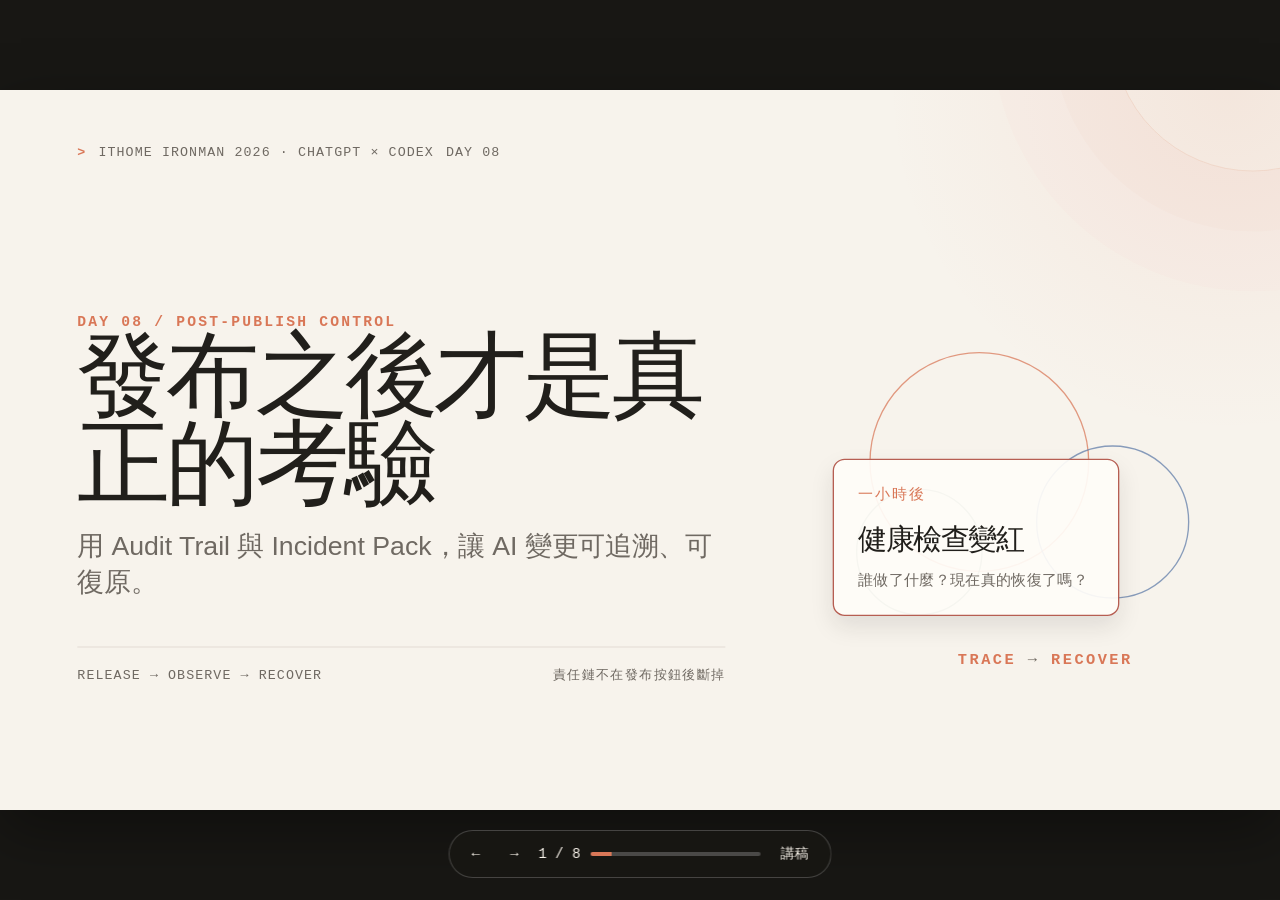
<file: day08/autocut-deck/index.html>
<!doctype html>
<html lang="zh-Hant">
<head>
  <meta charset="utf-8" />
  <meta name="viewport" content="width=device-width, initial-scale=1" />
  <meta name="color-scheme" content="light" />
  <meta name="description" content="Day 8：用 Audit Trail 與 Incident Pack 讓 AI 變更可追溯、可復原。" />
  <title>Day 8｜Audit Trail 與 Incident Pack</title>
  <link rel="stylesheet" href="theme.css" />
</head>
<body>
  <div class="deck-shell">
    <main id="deck" class="deck" aria-label="Day 8 Audit Trail and Incident Pack presentation" aria-live="polite">
      <section class="slide slide--cover" data-title="Cover" data-layout="editorial-cover" data-autocut-duration="19.871">
        <div class="topline"><span class="prompt-mark">&gt;</span><span>ITHOME IRONMAN 2026 · CHATGPT × CODEX</span><span>DAY 08</span></div>
        <div class="cover-grid">
          <div class="cover-copy">
            <p class="eyebrow">DAY 08 / POST-PUBLISH CONTROL</p>
            <h1>發布之後才是真正的考驗</h1>
            <p class="lede">用 Audit Trail 與 Incident Pack，讓 AI 變更可追溯、可復原。</p>
            <div class="cover-meta"><span>Release → Observe → Recover</span><span>責任鏈不在發布按鈕後斷掉</span></div>
          </div>
          <div class="incident-orbit" aria-label="Post-publish incident signal">
            <div class="orbit orbit-a"></div><div class="orbit orbit-b"></div><div class="orbit orbit-c"></div>
            <div class="signal-card"><span class="signal-kicker">一小時後</span><strong>健康檢查變紅</strong><small>誰做了什麼？現在真的恢復了嗎？</small></div>
            <div class="orbit-label">TRACE <span>→</span> RECOVER</div>
          </div>
        </div>
        <aside class="notes">版本發布出去，不代表事情結束。真正的考驗，往往是在一小時後：健康檢查變紅、使用者開始回報錯誤，但團隊還找不到完整的行動紀錄。Day 8 要把發布後的追蹤與復原，變成可以回看的證據。</aside>
      </section>

      <section class="slide" data-title="事故時間線" data-layout="incident-timeline" data-autocut-duration="22.300">
        <header class="slide-header"><p class="eyebrow">01 / THE INCIDENT</p><span class="mono-label">證據散落各處</span></header>
        <div class="title-row"><div><h2>紅燈出現，但現場沒有共同時間線。</h2><p class="body-copy">每個人都記得一小段；沒有人能還原全部。</p></div><span class="big-index">01</span></div>
        <div class="timeline" aria-label="Scattered incident evidence timeline">
          <div class="timeline-line"></div>
          <article class="timeline-node node-green"><span>09:12</span><strong>部署完成</strong><small>版本已出去</small></article>
          <article class="timeline-node node-red"><span>09:18</span><strong>健康檢查失敗</strong><small>監控亮紅燈</small></article>
          <article class="timeline-node node-orange"><span>09:21</span><strong>聊天室說回滾</strong><small>沒有正式事件</small></article>
          <article class="timeline-node node-blue"><span>09:29</span><strong>工單補描述</strong><small>時間已經落後</small></article>
          <article class="timeline-node node-muted"><span>?</span><strong>版本與核准人不明</strong><small>誰負責？</small></article>
        </div>
        <div class="warning-note"><span>問題</span> 沒有共同 change id，就很難回答「這次事故到底屬於哪個變更？」</div>
        <footer class="slide-footer"><span>post-publish / incident timeline</span><span>02</span></footer>
        <aside class="notes">想像一個很常見的情境：變更已經部署，監控卻在幾分鐘後亮起紅燈。有人在聊天室說「先回滾」，有人在工單補描述，還有人只記得自己做過檢查。事後回頭看，沒有人能快速回答：哪個版本、誰核准、何時開始、為什麼回滾。</aside>
      </section>

      <section class="slide" data-title="發布後流程" data-layout="lifecycle-flow" data-autocut-duration="23.845">
        <header class="slide-header"><p class="eyebrow">02 / THE CHAIN</p><span class="mono-label">同一個 CHANGE ID</span></header>
        <div class="title-row"><div><h2>把發布後流程串成一條責任鏈。</h2><p class="body-copy">重要動作都留下事件，按順序回讀。</p></div><span class="big-index">02</span></div>
        <div class="lifecycle" aria-label="Release to recovery lifecycle">
          <div class="life-step"><span class="life-dot dot-cyan">e1</span><strong>核准</strong><small>release approved</small></div>
          <div class="life-connector"></div>
          <div class="life-step"><span class="life-dot dot-blue">e2</span><strong>部署</strong><small>deployed</small></div>
          <div class="life-connector"></div>
          <div class="life-step"><span class="life-dot dot-orange">e3</span><strong>健康檢查</strong><small>failed</small></div>
          <div class="life-connector"></div>
          <div class="life-step"><span class="life-dot dot-red">e4</span><strong>事故</strong><small>opened</small></div>
          <div class="life-connector"></div>
          <div class="life-step"><span class="life-dot dot-orange">e5</span><strong>回滾</strong><small>started</small></div>
          <div class="life-connector"></div>
          <div class="life-step"><span class="life-dot dot-cyan">e6</span><strong>恢復</strong><small>resolved</small></div>
        </div>
        <div class="id-chip"><span>change_id</span><code>orders-export-20260811</code></div>
        <footer class="slide-footer"><span>post-publish / ordered evidence</span><span>03</span></footer>
        <aside class="notes">解法不是多寫一份報告，而是讓每一個重要動作都留下事件。從發布核准、部署、健康檢查，到事故開啟、回滾與恢復，全部使用同一個 change id 串起來。這條時間線，就是 Audit Trail，也就是可追溯的行動紀錄。</aside>
      </section>

      <section class="slide" data-title="Audit Trail" data-layout="jsonl-audit" data-autocut-duration="29.365">
        <header class="slide-header"><p class="eyebrow">03 / AUDIT TRAIL</p><span class="mono-label">APPEND-ONLY JSONL</span></header>
        <div class="title-row"><div><h2>只追加，不覆寫。</h2><p class="body-copy">每一筆事件都是可回讀的證據。</p></div><span class="big-index">03</span></div>
        <div class="audit-table" role="table" aria-label="Audit Trail events">
          <div class="audit-row audit-head"><span>event</span><span>type</span><span>time</span><span>change</span></div>
          <div class="audit-row"><b class="event-cyan">e1</b><code>release_approved</code><span>09:12</span><small>orders-export</small></div>
          <div class="audit-row"><b class="event-blue">e2</b><code>deployed</code><span>09:14</span><small>orders-export</small></div>
          <div class="audit-row"><b class="event-red">e3</b><code>health_check_failed</code><span>09:18</span><small>orders-export</small></div>
          <div class="audit-row"><b class="event-red">e4</b><code>incident_opened</code><span>09:20</span><small>orders-export</small></div>
          <div class="audit-row"><b class="event-orange">e5</b><code>rollback_started</code><span>09:23</span><small>orders-export</small></div>
          <div class="audit-row"><b class="event-cyan">e6</b><code>incident_resolved</code><span>09:29</span><small>orders-export</small></div>
        </div>
        <div class="rule-pills"><span class="pill-good">append-only ✓</span><span class="pill-bad">duplicate event id ✕</span><span class="pill-bad">mixed change id ✕</span></div>
        <footer class="slide-footer"><span>post-publish / immutable evidence</span><span>04</span></footer>
        <aside class="notes">在範例裡，Audit Trail 採用只追加、不覆寫的 JSONL。每筆事件都有 event id、時間、事件類型、變更 id 和證據。重複的 event id 會被拒絕，不同變更 id 混在同一條時間線也會被拒絕。這些限制，讓紀錄不會在事故後被悄悄改成另一個故事。</aside>
      </section>

      <section class="slide" data-title="Incident Pack" data-layout="handoff-pack" data-autocut-duration="24.508">
        <header class="slide-header"><p class="eyebrow">04 / INCIDENT PACK</p><span class="mono-label">HANDOFF WITHOUT GUESSING</span></header>
        <div class="title-row"><div><h2>事故交接，不靠「我記得」。</h2><p class="body-copy">把現場整理成下一個人能直接判斷的包。</p></div><span class="big-index">04</span></div>
        <div class="pack-grid">
          <article class="pack-card pack-cyan"><span class="pack-number">01</span><h3>發生什麼</h3><p>版本、時間、健康檢查與影響範圍。</p></article>
          <article class="pack-card pack-orange"><span class="pack-number">02</span><h3>誰做了什麼</h3><p>核准、部署、調查、回滾與責任人。</p></article>
          <article class="pack-card pack-blue"><span class="pack-number">03</span><h3>現在好了嗎</h3><p>resolved 事件、恢復證據與後續行動。</p></article>
        </div>
        <div class="pack-equation"><code>時間線</code><span>＋</span><code>證據</code><span>＋</span><code>目前狀態</code><span>＝</span><strong>Incident Pack</strong></div>
        <footer class="slide-footer"><span>post-publish / handoff pack</span><span>05</span></footer>
        <aside class="notes">發生事故時，Audit Trail 還要被整理成 Incident Pack。它回答三個問題：當下發生什麼、誰做了什麼、現在是否真的恢復。包含時間線、部署版本、健康檢查結果、回滾證據和目前狀態，讓接手的人不用重新猜測現場。</aside>
      </section>

      <section class="slide" data-title="Fail closed" data-layout="fail-closed" data-autocut-duration="29.807">
        <header class="slide-header"><p class="eyebrow">05 / FAIL-CLOSED</p><span class="mono-label">NO EVIDENCE · NO SUCCESS</span></header>
        <div class="title-row"><div><h2>不要用推測填補證據缺口。</h2><p class="body-copy">寧可 Blocked，也不要回報一個假的成功。</p></div><span class="big-index">05</span></div>
        <div class="gate-layout">
          <div class="gate-checks">
            <div class="gate-row gate-ok"><span>✓</span><strong>有 release_approved？</strong><code>繼續</code></div>
            <div class="gate-row gate-block"><span>×</span><strong>有 deployed？</strong><code>BLOCKED</code></div>
            <div class="gate-row gate-block"><span>×</span><strong>事故已 resolved？</strong><code>不回報成功</code></div>
            <div class="gate-row gate-ok"><span>✓</span><strong>change_id 一致？</strong><code>繼續</code></div>
          </div>
          <div class="blocked-card"><span class="blocked-kicker">FAIL-CLOSED OUTPUT</span><strong>BLOCKED</strong><p>AI 整理證據，但不能替人類發明證據。</p></div>
        </div>
        <footer class="slide-footer"><span>post-publish / rejection is evidence</span><span>06</span></footer>
        <aside class="notes">這裡最重要的是 fail-closed。缺少部署事件，直接阻擋；事故沒有 resolved 事件，不回報成功；混入不同 change id，也直接拒絕。AI 可以幫忙整理證據，但不能用推測填補缺口。寧可輸出 Blocked，也不要產生看起來漂亮、實際無法追責的成功訊息。</aside>
      </section>

      <section class="slide" data-title="測試證據" data-layout="proof-artifact" data-autocut-duration="30.027">
        <header class="slide-header"><p class="eyebrow">06 / PROOF ARTIFACT</p><span class="mono-label">TEST FIRST · VERIFIED OUTPUT</span></header>
        <div class="title-row"><div><h2>測試不是裝飾，是責任邊界。</h2><p class="body-copy">成功路徑與拒絕路徑，都要能重跑。</p></div><span class="big-index">06</span></div>
        <div class="proof-grid">
          <div class="terminal-card"><div class="terminal-bar"><span></span><span></span><span></span><code>example-incident-pack</code></div><pre><span class="prompt">$</span> python3 -m unittest -v
<span class="ok">✓ test_rollback_timeline</span>
<span class="ok">✓ test_unresolved_is_not_success</span>
<span class="ok">✓ test_missing_deploy_blocks</span>
<span class="ok">✓ test_mixed_change_id_rejected</span>
<span class="ok">✓ test_duplicate_event_id_rejected</span>

<span class="result">Ran 5 tests  /  OK</span></pre></div>
          <div class="result-card"><span class="result-kicker">fixture output</span><div><label>status</label><strong class="ok-text">resolved</strong></div><div><label>resolution</label><strong class="orange-text">rollback</strong></div><div><label>last_event</label><strong>e6</strong></div></div>
        </div>
        <footer class="slide-footer"><span>post-publish / reproducible evidence</span><span>07</span></footer>
        <aside class="notes">Day 8 範例先寫測試，再完成實作。測試涵蓋回滾事故時間線、未解決事故不得報成功、缺少部署事件、不同 change id，以及重複 event id。實際執行五項測試全部通過，fixture 也輸出 resolved 與 rollback。這就是可以交給下一個人的證據。</aside>
      </section>

      <section class="slide slide--closing" data-title="Close the loop" data-layout="editorial-close" data-autocut-duration="34.885">
        <header class="slide-header"><p class="eyebrow">07 / CLOSE THE LOOP</p><span class="mono-label">TRACE → RECOVER</span></header>
        <div class="close-copy"><h2>發布之後，才是真正的考驗。</h2><p class="close-lede">可追溯，才可復原。</p></div>
        <div class="responsibility-chain" aria-label="Responsibility chain from requirement to recovery">
          <span>需求</span><i>→</i><span>Context</span><i>→</i><span>執行</span><i>→</i><span>Verify</span><i>→</i><span>Deliver</span><i>→</i><span>Release</span><i>→</i><span class="chain-final">Recover</span>
        </div>
        <div class="close-equation"><code>Audit Trail</code><span>＋</span><code>Incident Pack</code><span>＋</span><code>fail-closed</code><span>＝</span><strong>責任鏈完成</strong></div>
        <div class="close-footer">ChatGPT × Codex：把每一次變更，留下下一次能接手的證據。</div>
        <aside class="notes">從需求、Context、執行、Verify、Deliver Pack，到 Release Gate，責任鏈不能在發布按鈕之後斷掉。Audit Trail 讓變更可追溯，Incident Pack 讓事故可交接，fail-closed 讓不完整證據不能冒充成功。發布不是終點；可追溯、可復原，才是這條鏈真正完成的地方。</aside>
      </section>
    </main>

    <nav class="deck-ui" aria-label="Deck controls">
      <button id="prevButton" type="button" aria-label="上一頁">←</button>
      <button id="nextButton" type="button" aria-label="下一頁">→</button>
      <span id="pageCounter">1 / 8</span>
      <div class="progress-track"><span id="progressBar"></span></div>
      <button id="notesButton" type="button">講稿</button>
    </nav>
    <aside id="notesPanel" class="notes-panel" hidden><button id="closeNotes" type="button">×</button><pre id="notesContent"></pre></aside>
  </div>
  <script src="slides.js"></script>
</body>
</html>
</file>
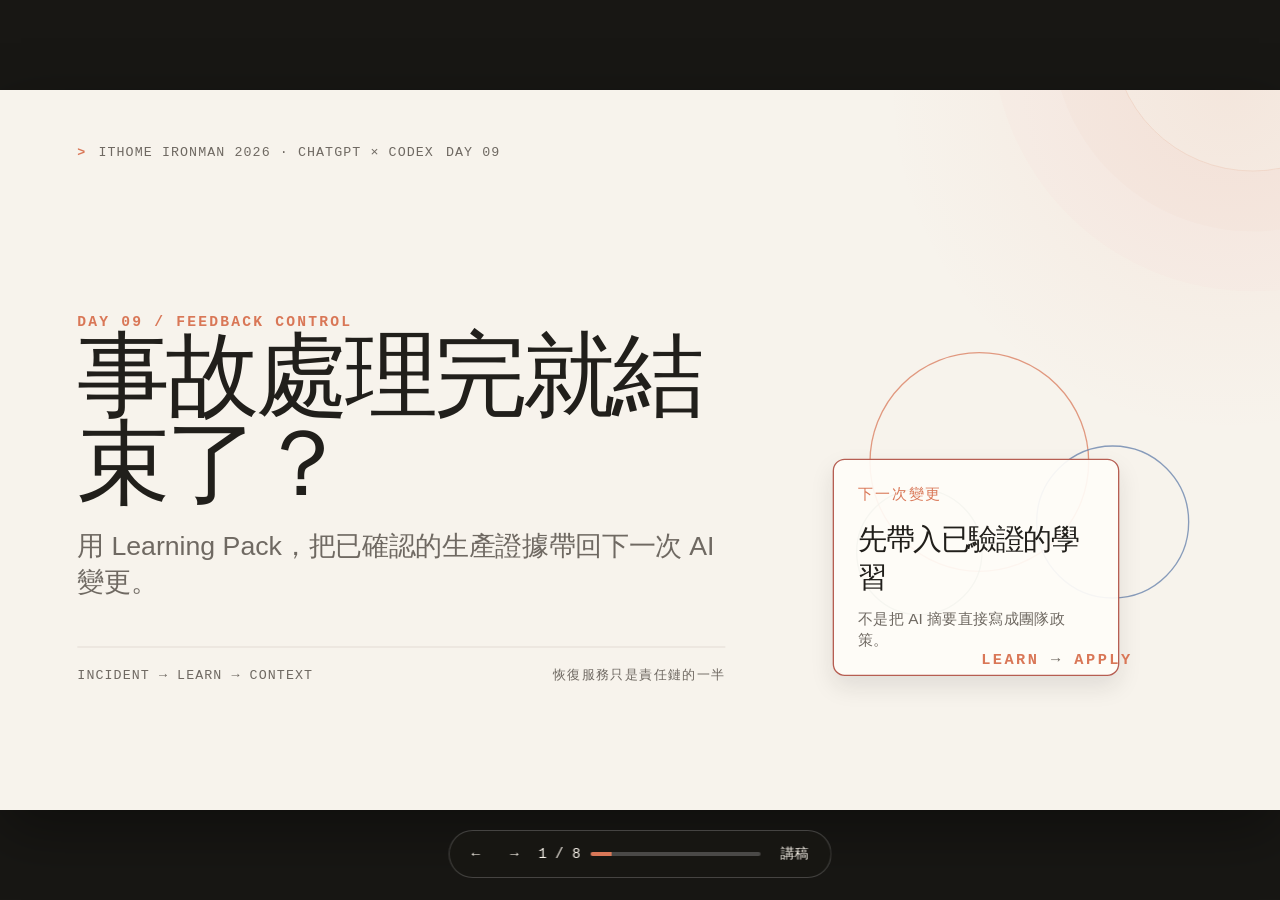
<file: day09/autocut-deck/index.html>
<!doctype html>
<html lang="zh-Hant">
<head>
  <meta charset="utf-8" />
  <meta name="viewport" content="width=device-width, initial-scale=1" />
  <meta name="color-scheme" content="light" />
  <meta name="description" content="Day 9：用 Learning Pack 把生產證據帶回下一次 AI 變更。" />
  <title>Day 9｜Learning Pack 與證據回流</title>
  <link rel="stylesheet" href="theme.css" />
</head>
<body>
  <div class="deck-shell">
    <main id="deck" class="deck" aria-label="Day 9 Learning Pack and evidence feedback presentation" aria-live="polite">
      <section class="slide slide--cover" data-title="Cover" data-layout="editorial-cover" data-geometry="full-bleed">
        <div class="topline"><span class="prompt-mark">&gt;</span><span>ITHOME IRONMAN 2026 · CHATGPT × CODEX</span><span>DAY 09</span></div>
        <div class="cover-grid">
          <div class="cover-copy">
            <p class="eyebrow">DAY 09 / FEEDBACK CONTROL</p>
            <h1>事故處理完就結束了？</h1>
            <p class="lede">用 Learning Pack，把已確認的生產證據帶回下一次 AI 變更。</p>
            <div class="cover-meta"><span>Incident → Learn → Context</span><span>恢復服務只是責任鏈的一半</span></div>
          </div>
          <div class="incident-orbit" aria-label="Evidence feedback loop">
            <div class="orbit orbit-a"></div><div class="orbit orbit-b"></div><div class="orbit orbit-c"></div>
            <div class="signal-card"><span class="signal-kicker">下一次變更</span><strong>先帶入已驗證的學習</strong><small>不是把 AI 摘要直接寫成團隊政策。</small></div>
            <div class="orbit-label">LEARN <span>→</span> APPLY</div>
          </div>
        </div>
        <aside class="notes">Day 8 處理了事故發生後的追蹤與復原，但服務恢復不代表團隊已經學會。Day 9 要把已確認的生產證據整理成 Learning Pack，經過人工核准後帶回下一次 AI 變更，避免每次事故都從零開始。</aside>
      </section>

      <section class="slide" data-title="事故之後" data-layout="timeline" data-geometry="linear-spine">
        <header class="slide-header"><p class="eyebrow">01 / THE GAP</p><span class="mono-label">RESOLVED ≠ LEARNED</span></header>
        <div class="title-row"><div><h2>事故解決了，但下一個 agent 不知道。</h2><p class="body-copy">Incident Pack 保住這次的事實；Learning Pack 才把可重用的規則交給下一次工作。</p></div><span class="big-index">01</span></div>
        <div class="timeline" aria-label="From incident resolution to next change">
          <div class="timeline-line"></div>
          <article class="timeline-node node-red"><span>09:18</span><strong>健康檢查失敗</strong><small>事故開始</small></article>
          <article class="timeline-node node-orange"><span>09:23</span><strong>回滾完成</strong><small>服務恢復</small></article>
          <article class="timeline-node node-blue"><span>09:40</span><strong>Incident Pack</strong><small>這次發生什麼</small></article>
          <article class="timeline-node node-green"><span>下一週</span><strong>Learning Pack</strong><small>下次要記得什麼</small></article>
          <article class="timeline-node node-muted"><span>Day 10</span><strong>新的 AI 變更</strong><small>是否真的帶入？</small></article>
        </div>
        <div class="warning-note"><span>缺口</span> 只保存事故結論，下一次 Context 仍然會遺失原本的證據。</div>
        <footer class="slide-footer"><span>feedback / from incident to learning</span><span>02</span></footer>
        <aside class="notes">想像訂單匯出事故已經回滾完成，Incident Pack 也標記 resolved。兩週後，新的 agent 要修改同一個服務，卻不知道上次事故告訴我們大檔案要交給背景 worker、回滾後要重新驗證。這就是恢復和學習之間的缺口。</aside>
      </section>

      <section class="slide" data-title="證據回流" data-layout="operating-loop" data-geometry="circular-loop">
        <header class="slide-header"><p class="eyebrow">02 / THE CHAIN</p><span class="mono-label">PROPOSED → APPROVED → APPLIED</span></header>
        <div class="title-row"><div><h2>把「學到了」變成一條可拒絕的流程。</h2><p class="body-copy">AI 可以提出候選學習；只有人類核准後，才能進入下一版 Context。</p></div><span class="big-index">02</span></div>
        <div class="lifecycle" aria-label="Learning feedback lifecycle">
          <div class="life-step"><span class="life-dot dot-cyan">e1</span><strong>事故已解決</strong><small>resolved</small></div>
          <div class="life-connector"></div>
          <div class="life-step"><span class="life-dot dot-blue">e2</span><strong>提煉學習</strong><small>proposed</small></div>
          <div class="life-connector"></div>
          <div class="life-step"><span class="life-dot dot-orange">e3</span><strong>人工 Review</strong><small>decision</small></div>
          <div class="life-connector"></div>
          <div class="life-step"><span class="life-dot dot-red">e4</span><strong>版本化</strong><small>approved</small></div>
          <div class="life-connector"></div>
          <div class="life-step"><span class="life-dot dot-cyan">e5</span><strong>套用 Context</strong><small>applied</small></div>
        </div>
        <div class="id-chip"><span>learning_id</span><code>learn-export-async-001</code></div>
        <footer class="slide-footer"><span>feedback / controlled knowledge</span><span>03</span></footer>
        <aside class="notes">Learning Pack 的重點不是自動產生一份漂亮摘要，而是保留 proposed、approved、applied 的狀態。AI 可以從事件與測試提出候選；人類確認證據、範圍與責任後，才把 learning id 版本化並套用到下一個 Context。</aside>
      </section>

      <section class="slide" data-title="Learning Pack" data-layout="evidence-claim" data-geometry="evidence-anchor">
        <header class="slide-header"><p class="eyebrow">03 / LEARNING PACK</p><span class="mono-label">EVIDENCE + SCOPE + OWNER</span></header>
        <div class="title-row"><div><h2>一筆學習，必須回得去。</h2><p class="body-copy">沒有來源、證據與適用範圍的句子，只是意見，不是可套用的規則。</p></div><span class="big-index">03</span></div>
        <div class="audit-table" role="table" aria-label="Learning Pack fields">
          <div class="audit-row audit-head"><span>field</span><span>value</span><span>why</span><span>state</span></div>
          <div class="audit-row"><b class="event-cyan">id</b><code>learn-export-async-001</code><span>可引用</span><small>stable</small></div>
          <div class="audit-row"><b class="event-blue">source</b><code>inc-20260811 / abc1234</code><span>回到事故</span><small>traceable</small></div>
          <div class="audit-row"><b class="event-orange">scope</b><code>services/export/**</code><span>限制污染</span><small>bounded</small></div>
          <div class="audit-row"><b class="event-red">owner</b><code>platform-owner</code><span>有人負責</span><small>owned</small></div>
          <div class="audit-row"><b class="event-cyan">status</b><code>approved</code><span>可套用</span><small>reviewed</small></div>
        </div>
        <div class="rule-pills"><span class="pill-good">evidence ✓</span><span class="pill-good">scope ✓</span><span class="pill-bad">無 owner ✕</span></div>
        <footer class="slide-footer"><span>feedback / reusable evidence</span><span>04</span></footer>
        <aside class="notes">一筆 Learning Pack 至少要有 learning id、原始 incident、change id、source commit、evidence refs、scope、owner 和 approval。這些欄位讓下一個人知道規則從哪裡來、適用在哪裡，以及誰對它負責。缺少其中一項，就不應該直接套用。</aside>
      </section>

      <section class="slide" data-title="Fail closed" data-layout="decision-path" data-geometry="branch-path">
        <header class="slide-header"><p class="eyebrow">04 / FAIL-CLOSED</p><span class="mono-label">NO APPROVAL · NO CONTEXT</span></header>
        <div class="title-row"><div><h2>不要讓 AI 摘要變成團隊政策。</h2><p class="body-copy">把不完整的學習留在 proposed，不能偷偷進入共享 Context。</p></div><span class="big-index">04</span></div>
        <div class="gate-layout">
          <div class="gate-checks">
            <div class="gate-row gate-ok"><span>✓</span><strong>事故 status 是 resolved？</strong><code>繼續</code></div>
            <div class="gate-row gate-ok"><span>✓</span><strong>有 evidence_refs 與 scope？</strong><code>繼續</code></div>
            <div class="gate-row gate-block"><span>×</span><strong>有人工 approved_by？</strong><code>BLOCKED</code></div>
            <div class="gate-row gate-block"><span>×</span><strong>跨 context_id 套用？</strong><code>拒絕</code></div>
          </div>
          <div class="blocked-card"><span class="blocked-kicker">FAIL-CLOSED OUTPUT</span><strong>PROPOSED</strong><p>AI 可以提案，但不能自己把提案升級成規則。</p></div>
        </div>
        <footer class="slide-footer"><span>feedback / approval boundary</span><span>05</span></footer>
        <aside class="notes">這裡延續前幾天的 fail-closed 原則。事故還沒 resolved、證據不完整、沒有人工核准，或 learning 與目前 Context 不同，都要阻擋。AI 可以整理候選內容，但不能自己核准自己的摘要，更不能把它直接寫進共享規則。</aside>
      </section>

      <section class="slide" data-title="套用規則" data-layout="comparison-matrix" data-geometry="matrix">
        <header class="slide-header"><p class="eyebrow">05 / APPLY SAFELY</p><span class="mono-label">IDEMPOTENT · BOUNDED</span></header>
        <div class="title-row"><div><h2>下一次工作只帶入對的學習。</h2><p class="body-copy">用 context id、scope 與 learning id，避免跨服務污染與重試重複。</p></div><span class="big-index">05</span></div>
        <div class="pack-grid">
          <article class="pack-card pack-cyan"><span class="pack-number">01</span><h3>對的 Context</h3><p><code>orders-export</code> 才能引用同一個 context 的學習。</p></article>
          <article class="pack-card pack-orange"><span class="pack-number">02</span><h3>對的範圍</h3><p><code>services/export/**</code> 不擴大成整個 Repository 的規則。</p></article>
          <article class="pack-card pack-blue"><span class="pack-number">03</span><h3>只加一次</h3><p>重跑 apply 仍然只保留一個 <code>learning_id</code>。</p></article>
        </div>
        <div class="pack-equation"><code>context_id</code><span>＋</span><code>scope</code><span>＋</span><code>idempotency</code><span>＝</span><strong>安全回流</strong></div>
        <footer class="slide-footer"><span>feedback / bounded application</span><span>06</span></footer>
        <aside class="notes">即使 Learning Pack 已核准，套用時仍然要檢查 context id 與適用範圍。這筆 orders-export 的學習不能套到 billing；服務內的規則也不能擴大成整個 Repository。最後用 learning id 做 idempotency key，讓 CI 或 agent 重試時不會重複加入。</aside>
      </section>

      <section class="slide" data-title="測試證據" data-layout="code-walkthrough" data-geometry="terminal-stage">
        <header class="slide-header"><p class="eyebrow">06 / PROOF ARTIFACT</p><span class="mono-label">TEST FIRST · VERIFIED OUTPUT</span></header>
        <div class="title-row"><div><h2>學習真的回流了嗎？用測試證明。</h2><p class="body-copy">成功路徑、拒絕路徑與重試行為，都要能重跑。</p></div><span class="big-index">06</span></div>
        <div class="proof-grid">
          <div class="terminal-card"><div class="terminal-bar"><span></span><span></span><span></span><code>example-learning-pack</code></div><pre><span class="prompt">$</span> python3 -m unittest -v
<span class="ok">✓ test_build_approved_pack</span>
<span class="ok">✓ test_open_incident_is_blocked</span>
<span class="ok">✓ test_cross_context_rejected</span>
<span class="ok">✓ test_missing_evidence_blocked</span>
<span class="ok">✓ test_apply_is_idempotent</span>

<span class="result">Ran 6 tests  /  OK</span></pre></div>
          <div class="result-card"><span class="result-kicker">fixture output</span><div><label>pack</label><strong class="ok-text">approved</strong></div><div><label>context</label><strong>orders-export</strong></div><div><label>learning_refs</label><strong class="orange-text">1</strong></div></div>
        </div>
        <footer class="slide-footer"><span>feedback / reproducible evidence</span><span>07</span></footer>
        <aside class="notes">Day 9 的範例用六項測試鎖住邊界：resolved incident 才能建立學習、缺少 evidence 或 scope 要阻擋、沒有人工核准不能套用、跨 Context 要拒絕，而同一個 learning id 重試兩次仍只加入一次。這讓「回流」不是口號，而是可以重跑的證據。</aside>
      </section>

      <section class="slide slide--closing" data-title="Close the loop" data-layout="closing-manifesto" data-geometry="dark-full-bleed">
        <header class="slide-header"><p class="eyebrow">07 / CLOSE THE LOOP</p><span class="mono-label">INCIDENT → LEARN → CONTEXT</span></header>
        <div class="close-copy"><h2>事故恢復是終點的一半。</h2><p class="close-lede">把證據帶回下一次變更，團隊才真的變可靠。</p></div>
        <div class="responsibility-chain" aria-label="Responsibility chain from incident to next change">
          <span>Incident</span><i>→</i><span>Evidence</span><i>→</i><span>Learning</span><i>→</i><span>Review</span><i>→</i><span>Context</span><i>→</i><span>Plan</span><i>→</i><span class="chain-final">Verify</span>
        </div>
        <div class="close-equation"><code>resolved</code><span>＋</span><code>approved</code><span>＋</span><code>idempotent</code><span>＝</span><strong>可回饋的責任鏈</strong></div>
        <div class="close-footer">ChatGPT × Codex：不只修好這次，也讓下一次少猜一點。</div>
        <aside class="notes">Day 8 的 Incident Pack 讓我們知道這次事故是否恢復；Day 9 的 Learning Pack 把已確認的證據帶回下一次 Context。只有 resolved、approved、有限範圍和 idempotent 套用都成立，責任鏈才完成回饋。ChatGPT 可以整理，Codex 可以在邊界內執行，人類仍然負責核准。</aside>
      </section>
    </main>

    <nav class="deck-ui" aria-label="Deck controls">
      <button id="prevButton" type="button" aria-label="上一頁">←</button>
      <button id="nextButton" type="button" aria-label="下一頁">→</button>
      <span id="pageCounter">1 / 8</span>
      <div class="progress-track"><span id="progressBar"></span></div>
      <button id="notesButton" type="button">講稿</button>
    </nav>
    <aside id="notesPanel" class="notes-panel" hidden><button id="closeNotes" type="button">×</button><pre id="notesContent"></pre></aside>
  </div>
  <script src="slides.js"></script>
</body>
</html>
</file>
<file: day08/autocut-deck/theme.css>
:root {
  --canvas: #f7f3ec;
  --surface: #fffdf9;
  --ink: #211f1b;
  --muted: #6f6962;
  --border: #d8d0c6;
  --accent: #d97757;
  --accent-soft: #f1d9cd;
  --success: #5e8065;
  --blue: #5d7ba8;
  --warning: #a56a32;
  --danger: #b65e52;
  --code: #27241f;
  --code-text: #f8f3ea;
  --font-display: ui-serif, "Iowan Old Style", "Palatino Linotype", Georgia, serif;
  --font-body: Inter, ui-sans-serif, -apple-system, BlinkMacSystemFont, "Segoe UI", sans-serif;
  --font-mono: "SFMono-Regular", Consolas, "Liberation Mono", Menlo, monospace;
  --deck-scale: 1;
  color-scheme: light;
  font-synthesis: none;
}
* { box-sizing: border-box; }
html, body { width: 100%; height: 100%; margin: 0; }
body { overflow: hidden; background: #181714; color: var(--ink); font-family: var(--font-body); -webkit-font-smoothing: antialiased; text-rendering: optimizeLegibility; }
button, code, pre { font: inherit; }
.deck-shell { position: fixed; inset: 0; overflow: hidden; }
.deck { position: absolute; left: 50%; top: 50%; width: 1920px; height: 1080px; overflow: hidden; transform: translate(-50%, -50%) scale(var(--deck-scale)); transform-origin: center; background: var(--canvas); box-shadow: 0 32px 90px rgb(0 0 0 / 36%); }
.slide { position: absolute; inset: 0; display: none; flex-direction: column; padding: 86px 116px 72px; overflow: hidden; background: radial-gradient(circle at 96% 0%, rgb(217 119 87 / 10%), transparent 24%), var(--canvas); }
.slide::before { content: ""; position: absolute; width: 420px; height: 420px; top: -300px; right: -170px; border: 1px solid rgb(217 119 87 / 24%); border-radius: 50%; box-shadow: 0 0 0 90px rgb(217 119 87 / 3%), 0 0 0 180px rgb(217 119 87 / 2%); pointer-events: none; }
.slide.is-active { display: flex; animation: page-in 360ms cubic-bezier(.2,.75,.25,1) both; }
.slide > * { position: relative; z-index: 1; }
.slide > .notes { display: none !important; }
@keyframes page-in { from { opacity: 0; transform: translateY(12px); } to { opacity: 1; transform: translateY(0); } }
@keyframes rise { from { opacity: 0; transform: translateY(18px); } to { opacity: 1; transform: translateY(0); } }
@keyframes draw { from { transform: scaleX(0); transform-origin: left; } to { transform: scaleX(1); transform-origin: left; } }
.slide.is-active .timeline-node, .slide.is-active .life-step, .slide.is-active .pack-card, .slide.is-active .gate-row { animation: rise 480ms both; }
.slide.is-active .timeline-node:nth-child(2), .slide.is-active .life-step:nth-child(2), .slide.is-active .pack-card:nth-child(2) { animation-delay: 110ms; }
.slide.is-active .timeline-node:nth-child(3), .slide.is-active .life-step:nth-child(3), .slide.is-active .pack-card:nth-child(3) { animation-delay: 220ms; }
.slide.is-active .timeline-node:nth-child(4), .slide.is-active .life-step:nth-child(4) { animation-delay: 330ms; }
.slide.is-active .timeline-node:nth-child(5), .slide.is-active .life-step:nth-child(5) { animation-delay: 440ms; }
.slide.is-active .timeline-node:nth-child(6), .slide.is-active .life-step:nth-child(6) { animation-delay: 550ms; }
.topline, .slide-header, .slide-footer, .cover-meta { display: flex; align-items: center; justify-content: space-between; font-family: var(--font-mono); font-size: 20px; letter-spacing: .08em; text-transform: uppercase; }
.topline, .slide-header { color: var(--muted); }
.topline { justify-content: flex-start; gap: 18px; }
.prompt-mark { color: var(--accent); font-weight: 700; }
.eyebrow, .mono-label, .signal-kicker, .pack-number, .result-kicker, .blocked-kicker { margin: 0; color: var(--accent); font-family: var(--font-mono); font-size: 22px; font-weight: 700; letter-spacing: .15em; text-transform: uppercase; }
.mono-label { color: var(--muted); font-weight: 500; }
.slide-header { min-height: 42px; }
.slide-footer { margin-top: auto; padding-top: 22px; border-top: 1px solid var(--border); color: var(--muted); font-size: 17px; }
h1, h2, h3, p { margin-top: 0; }
h1, h2, h3 { font-family: var(--font-display); font-weight: 600; letter-spacing: -.045em; }
h1 { max-width: 1150px; margin-bottom: 30px; font-size: 140px; line-height: .95; }
h2 { margin-bottom: 26px; font-size: 78px; line-height: 1.04; }
h3 { margin-bottom: 15px; font-size: 38px; line-height: 1.1; }
.body-copy { max-width: 920px; color: var(--muted); font-size: 31px; line-height: 1.45; }
.title-row { display: grid; grid-template-columns: 1fr 120px; gap: 60px; align-items: end; margin: 54px 0 48px; }
.title-row h2, .title-row p { margin-bottom: 0; }
.big-index { color: var(--accent); font: 700 42px/1 var(--font-mono); letter-spacing: .08em; text-align: right; }
.slide--cover { justify-content: space-between; padding-top: 82px; }
.cover-grid { display: grid; grid-template-columns: 1.18fr .82fr; align-items: center; gap: 40px; height: 760px; }
.cover-copy { padding-bottom: 30px; }
.lede { max-width: 1040px; margin: 0; color: var(--muted); font-size: 40px; line-height: 1.35; }
.cover-meta { margin-top: 70px; padding-top: 28px; border-top: 1px solid var(--border); color: var(--muted); }
.incident-orbit { position: relative; height: 610px; }
.orbit { position: absolute; border: 2px solid; border-radius: 50%; opacity: .72; }
.orbit-a { width: 330px; height: 330px; top: 70px; right: 170px; border-color: var(--accent); }
.orbit-b { width: 230px; height: 230px; top: 210px; right: 20px; border-color: var(--blue); }
.orbit-c { width: 190px; height: 190px; top: 275px; right: 330px; border-color: var(--success); }
.signal-card { position: absolute; top: 230px; right: 125px; width: 430px; padding: 36px; border: 2px solid var(--danger); border-radius: 18px; background: rgb(255 253 249 / 92%); box-shadow: 0 16px 35px rgb(33 31 27 / 10%); }
.signal-card strong { display: block; margin: 24px 0 16px; font-size: 43px; letter-spacing: -.04em; }
.signal-card small { color: var(--muted); font-size: 23px; line-height: 1.4; }
.orbit-label { position: absolute; right: 105px; bottom: 65px; color: var(--accent); font: 700 23px var(--font-mono); letter-spacing: .16em; }
.orbit-label span { color: var(--muted); }
.timeline { position: relative; display: grid; grid-template-columns: repeat(5, 1fr); align-items: start; gap: 30px; margin: 54px 0 58px; padding: 40px 28px 0; }
.timeline-line { position: absolute; left: 80px; right: 80px; top: 77px; height: 5px; background: var(--border); }
.timeline-node { position: relative; padding-top: 74px; text-align: center; }
.timeline-node::before { content: ""; position: absolute; top: 55px; left: calc(50% - 18px); width: 36px; height: 36px; border-radius: 50%; background: currentColor; box-shadow: 0 0 0 9px var(--canvas); }
.timeline-node span { display: block; margin-bottom: 18px; font: 700 23px var(--font-mono); }
.timeline-node strong { display: block; font-size: 28px; }
.timeline-node small { display: block; margin-top: 10px; color: var(--muted); font-size: 21px; }
.node-green { color: var(--success); }.node-red { color: var(--danger); }.node-orange { color: var(--warning); }.node-blue { color: var(--blue); }.node-muted { color: #9a948d; }
.warning-note { padding: 21px 28px; border: 1px solid var(--warning); border-radius: 12px; background: rgb(241 217 205 / 48%); color: var(--warning); font-size: 27px; }
.warning-note span { margin-right: 22px; font: 700 20px var(--font-mono); letter-spacing: .12em; }
.lifecycle { display: flex; align-items: center; justify-content: center; gap: 14px; margin: 64px 0 76px; }
.life-step { width: 205px; text-align: center; }.life-dot { display: inline-flex; align-items: center; justify-content: center; width: 86px; height: 86px; border-radius: 50%; color: #fffdf9; font: 700 25px var(--font-mono); }.dot-cyan { background: var(--success); }.dot-blue { background: var(--blue); }.dot-orange { background: var(--warning); }.dot-red { background: var(--danger); }
.life-step strong { display: block; margin-top: 20px; font-size: 28px; }.life-step small { display: block; margin-top: 8px; color: var(--muted); font: 18px var(--font-mono); }.life-connector { width: 65px; height: 2px; background: var(--border); }
.id-chip { display: flex; align-items: center; gap: 24px; width: fit-content; margin: 0 auto; padding: 18px 26px; border: 1px solid var(--success); border-radius: 10px; background: rgb(94 128 101 / 8%); color: var(--success); font-size: 23px; }.id-chip code { color: var(--ink); font-family: var(--font-mono); }
.audit-table { overflow: hidden; border: 1px solid var(--border); border-radius: 16px; background: var(--surface); }.audit-row { display: grid; grid-template-columns: 120px 1.7fr 180px 1fr; align-items: center; min-height: 68px; padding: 0 30px; border-bottom: 1px solid var(--border); font-size: 23px; }.audit-row:last-child { border-bottom: 0; }.audit-head { min-height: 48px; color: var(--muted); background: #f0ebe4; font: 18px var(--font-mono); letter-spacing: .08em; text-transform: uppercase; }.audit-row code { font-family: var(--font-mono); }.audit-row small { color: var(--muted); font: 17px var(--font-mono); }.event-cyan { color: var(--success); }.event-blue { color: var(--blue); }.event-red { color: var(--danger); }.event-orange { color: var(--warning); }.rule-pills { display: flex; gap: 18px; margin-top: 25px; }.rule-pills span { padding: 13px 20px; border-radius: 999px; font: 18px var(--font-mono); }.pill-good { color: var(--success); background: rgb(94 128 101 / 12%); }.pill-bad { color: var(--danger); background: rgb(182 94 82 / 10%); }
.pack-grid { display: grid; grid-template-columns: repeat(3, 1fr); gap: 30px; margin-top: 25px; }.pack-card { min-height: 315px; padding: 32px; border: 2px solid; border-radius: 16px; background: var(--surface); }.pack-card h3 { margin-top: 54px; }.pack-card p { max-width: 360px; color: var(--muted); font-size: 26px; line-height: 1.45; }.pack-cyan { border-color: var(--success); }.pack-orange { border-color: var(--warning); }.pack-blue { border-color: var(--blue); }.pack-number { color: inherit; }.pack-equation { display: flex; align-items: center; justify-content: center; gap: 18px; margin-top: 46px; color: var(--muted); font-size: 25px; }.pack-equation code { padding: 10px 15px; border-radius: 7px; color: var(--ink); background: #ece6de; font: 19px var(--font-mono); }.pack-equation strong { color: var(--accent); font: 700 22px var(--font-mono); }
.gate-layout { display: grid; grid-template-columns: 1.2fr .8fr; gap: 44px; align-items: center; margin-top: 22px; }.gate-checks { display: grid; gap: 18px; }.gate-row { display: grid; grid-template-columns: 54px 1fr 220px; align-items: center; min-height: 80px; padding: 0 24px; border: 2px solid; border-radius: 12px; background: var(--surface); }.gate-row span { font: 700 31px var(--font-mono); }.gate-row strong { font-size: 27px; }.gate-row code { text-align: right; font: 700 20px var(--font-mono); }.gate-ok { border-color: var(--success); color: var(--success); }.gate-block { border-color: var(--danger); color: var(--danger); }.gate-row strong { color: var(--ink); }.blocked-card { padding: 52px; border: 2px solid var(--danger); border-radius: 18px; background: rgb(182 94 82 / 9%); }.blocked-card strong { display: block; margin: 26px 0 20px; color: var(--danger); font: 700 60px var(--font-mono); }.blocked-card p { color: var(--muted); font-size: 24px; line-height: 1.45; }
.proof-grid { display: grid; grid-template-columns: 1.3fr .7fr; gap: 32px; margin-top: 28px; }.terminal-card { overflow: hidden; border-radius: 15px; background: var(--code); box-shadow: 0 18px 35px rgb(33 31 27 / 16%); }.terminal-bar { display: flex; align-items: center; gap: 9px; padding: 16px 22px; color: #c1b9ae; background: #332f29; font: 17px var(--font-mono); }.terminal-bar span { width: 12px; height: 12px; border-radius: 50%; background: #d97757; }.terminal-bar span:nth-child(2) { background: #e1ad67; }.terminal-bar span:nth-child(3) { background: #7fb08a; }.terminal-bar code { margin-left: 9px; }.terminal-card pre { min-height: 360px; margin: 0; padding: 30px; color: var(--code-text); font: 22px/1.6 var(--font-mono); white-space: pre-wrap; }.prompt { color: #e1ad67; }.ok, .result { color: #9fd2a7; }.result-card { display: flex; flex-direction: column; justify-content: space-between; padding: 32px; border: 2px solid var(--success); border-radius: 15px; background: var(--surface); }.result-card > div { display: flex; align-items: baseline; justify-content: space-between; border-bottom: 1px solid var(--border); padding: 20px 0; }.result-card label { color: var(--muted); font: 17px var(--font-mono); }.result-card strong { font: 700 29px var(--font-mono); }.ok-text { color: var(--success); }.orange-text { color: var(--warning); }
.slide--closing { background: radial-gradient(circle at 92% 15%, rgb(217 119 87 / 13%), transparent 24%), var(--canvas); }.close-copy { margin-top: 130px; }.close-lede { color: var(--accent); font-size: 56px; }.responsibility-chain { display: flex; align-items: center; justify-content: center; gap: 18px; margin: 105px 0 70px; color: var(--muted); font: 24px var(--font-mono); }.responsibility-chain span { padding: 15px 19px; border: 1px solid var(--border); border-radius: 9px; background: var(--surface); }.responsibility-chain i { color: var(--accent); font-style: normal; }.responsibility-chain .chain-final { border-color: var(--danger); color: var(--danger); }.close-equation { display: flex; align-items: center; justify-content: center; gap: 17px; color: var(--muted); font-size: 25px; }.close-equation code { padding: 11px 17px; border-radius: 8px; background: #ece6de; color: var(--ink); font: 18px var(--font-mono); }.close-equation strong { color: var(--success); font: 700 22px var(--font-mono); }.close-footer { margin-top: auto; padding-top: 23px; border-top: 1px solid var(--border); color: var(--muted); font-size: 22px; }
.deck-ui { position: fixed; left: 50%; bottom: 22px; z-index: 30; display: flex; align-items: center; gap: 10px; transform: translateX(-50%); padding: 8px 12px; border: 1px solid rgb(255 255 255 / 20%); border-radius: 999px; color: #f8f3ea; background: rgb(24 23 20 / 84%); backdrop-filter: blur(14px); font: 14px var(--font-mono); }.deck-ui button { border: 0; border-radius: 999px; padding: 6px 10px; color: inherit; background: transparent; cursor: pointer; }.deck-ui button:hover { background: rgb(255 255 255 / 13%); }.progress-track { width: 170px; height: 4px; overflow: hidden; border-radius: 999px; background: rgb(255 255 255 / 22%); }.progress-track span { display: block; width: 12.5%; height: 100%; background: var(--accent); transition: width 200ms ease; }.notes-panel { position: fixed; right: 22px; bottom: 80px; z-index: 40; width: 430px; max-height: 50vh; overflow: auto; padding: 24px; border: 1px solid var(--border); border-radius: 15px; background: var(--surface); box-shadow: 0 18px 45px rgb(0 0 0 / 20%); }.notes-panel button { float: right; border: 0; background: transparent; font-size: 25px; cursor: pointer; }.notes-panel pre { margin: 0; white-space: pre-wrap; color: var(--ink); font: 16px/1.6 var(--font-body); }.render-video .deck-ui, .render-video .notes-panel { display: none !important; }
@media (prefers-reduced-motion: reduce) { *, *::before, *::after { animation: none !important; transition: none !important; } }
</file>
<file: day09/autocut-deck/theme.css>
:root {
  --canvas: #f7f3ec;
  --surface: #fffdf9;
  --ink: #211f1b;
  --muted: #6f6962;
  --border: #d8d0c6;
  --accent: #d97757;
  --accent-soft: #f1d9cd;
  --success: #5e8065;
  --blue: #5d7ba8;
  --warning: #a56a32;
  --danger: #b65e52;
  --code: #27241f;
  --code-text: #f8f3ea;
  --font-display: ui-serif, "Iowan Old Style", "Palatino Linotype", Georgia, serif;
  --font-body: Inter, ui-sans-serif, -apple-system, BlinkMacSystemFont, "Segoe UI", sans-serif;
  --font-mono: "SFMono-Regular", Consolas, "Liberation Mono", Menlo, monospace;
  --deck-scale: 1;
  color-scheme: light;
  font-synthesis: none;
}
* { box-sizing: border-box; }
html, body { width: 100%; height: 100%; margin: 0; }
body { overflow: hidden; background: #181714; color: var(--ink); font-family: var(--font-body); -webkit-font-smoothing: antialiased; text-rendering: optimizeLegibility; }
button, code, pre { font: inherit; }
.deck-shell { position: fixed; inset: 0; overflow: hidden; }
.deck { position: absolute; left: 50%; top: 50%; width: 1920px; height: 1080px; overflow: hidden; transform: translate(-50%, -50%) scale(var(--deck-scale)); transform-origin: center; background: var(--canvas); box-shadow: 0 32px 90px rgb(0 0 0 / 36%); }
.slide { position: absolute; inset: 0; display: none; flex-direction: column; padding: 86px 116px 72px; overflow: hidden; background: radial-gradient(circle at 96% 0%, rgb(217 119 87 / 10%), transparent 24%), var(--canvas); }
.slide::before { content: ""; position: absolute; width: 420px; height: 420px; top: -300px; right: -170px; border: 1px solid rgb(217 119 87 / 24%); border-radius: 50%; box-shadow: 0 0 0 90px rgb(217 119 87 / 3%), 0 0 0 180px rgb(217 119 87 / 2%); pointer-events: none; }
.slide.is-active { display: flex; animation: page-in 360ms cubic-bezier(.2,.75,.25,1) both; }
.slide > * { position: relative; z-index: 1; }
.slide > .notes { display: none !important; }
@keyframes page-in { from { opacity: 0; transform: translateY(12px); } to { opacity: 1; transform: translateY(0); } }
@keyframes rise { from { opacity: 0; transform: translateY(18px); } to { opacity: 1; transform: translateY(0); } }
@keyframes draw { from { transform: scaleX(0); transform-origin: left; } to { transform: scaleX(1); transform-origin: left; } }
.slide.is-active .timeline-node, .slide.is-active .life-step, .slide.is-active .pack-card, .slide.is-active .gate-row { animation: rise 480ms both; }
.slide.is-active .timeline-node:nth-child(2), .slide.is-active .life-step:nth-child(2), .slide.is-active .pack-card:nth-child(2) { animation-delay: 110ms; }
.slide.is-active .timeline-node:nth-child(3), .slide.is-active .life-step:nth-child(3), .slide.is-active .pack-card:nth-child(3) { animation-delay: 220ms; }
.slide.is-active .timeline-node:nth-child(4), .slide.is-active .life-step:nth-child(4) { animation-delay: 330ms; }
.slide.is-active .timeline-node:nth-child(5), .slide.is-active .life-step:nth-child(5) { animation-delay: 440ms; }
.slide.is-active .timeline-node:nth-child(6), .slide.is-active .life-step:nth-child(6) { animation-delay: 550ms; }
.topline, .slide-header, .slide-footer, .cover-meta { display: flex; align-items: center; justify-content: space-between; font-family: var(--font-mono); font-size: 20px; letter-spacing: .08em; text-transform: uppercase; }
.topline, .slide-header { color: var(--muted); }
.topline { justify-content: flex-start; gap: 18px; }
.prompt-mark { color: var(--accent); font-weight: 700; }
.eyebrow, .mono-label, .signal-kicker, .pack-number, .result-kicker, .blocked-kicker { margin: 0; color: var(--accent); font-family: var(--font-mono); font-size: 22px; font-weight: 700; letter-spacing: .15em; text-transform: uppercase; }
.mono-label { color: var(--muted); font-weight: 500; }
.slide-header { min-height: 42px; }
.slide-footer { margin-top: auto; padding-top: 22px; border-top: 1px solid var(--border); color: var(--muted); font-size: 17px; }
h1, h2, h3, p { margin-top: 0; }
h1, h2, h3 { font-family: var(--font-display); font-weight: 600; letter-spacing: -.045em; }
h1 { max-width: 1150px; margin-bottom: 30px; font-size: 140px; line-height: .95; }
h2 { margin-bottom: 26px; font-size: 78px; line-height: 1.04; }
h3 { margin-bottom: 15px; font-size: 38px; line-height: 1.1; }
.body-copy { max-width: 920px; color: var(--muted); font-size: 31px; line-height: 1.45; }
.title-row { display: grid; grid-template-columns: 1fr 120px; gap: 60px; align-items: end; margin: 54px 0 48px; }
.title-row h2, .title-row p { margin-bottom: 0; }
.big-index { color: var(--accent); font: 700 42px/1 var(--font-mono); letter-spacing: .08em; text-align: right; }
.slide--cover { justify-content: space-between; padding-top: 82px; }
.cover-grid { display: grid; grid-template-columns: 1.18fr .82fr; align-items: center; gap: 40px; height: 760px; }
.cover-copy { padding-bottom: 30px; }
.lede { max-width: 1040px; margin: 0; color: var(--muted); font-size: 40px; line-height: 1.35; }
.cover-meta { margin-top: 70px; padding-top: 28px; border-top: 1px solid var(--border); color: var(--muted); }
.incident-orbit { position: relative; height: 610px; }
.orbit { position: absolute; border: 2px solid; border-radius: 50%; opacity: .72; }
.orbit-a { width: 330px; height: 330px; top: 70px; right: 170px; border-color: var(--accent); }
.orbit-b { width: 230px; height: 230px; top: 210px; right: 20px; border-color: var(--blue); }
.orbit-c { width: 190px; height: 190px; top: 275px; right: 330px; border-color: var(--success); }
.signal-card { position: absolute; top: 230px; right: 125px; width: 430px; padding: 36px; border: 2px solid var(--danger); border-radius: 18px; background: rgb(255 253 249 / 92%); box-shadow: 0 16px 35px rgb(33 31 27 / 10%); }
.signal-card strong { display: block; margin: 24px 0 16px; font-size: 43px; letter-spacing: -.04em; }
.signal-card small { color: var(--muted); font-size: 23px; line-height: 1.4; }
.orbit-label { position: absolute; right: 105px; bottom: 65px; color: var(--accent); font: 700 23px var(--font-mono); letter-spacing: .16em; }
.orbit-label span { color: var(--muted); }
.timeline { position: relative; display: grid; grid-template-columns: repeat(5, 1fr); align-items: start; gap: 30px; margin: 54px 0 58px; padding: 40px 28px 0; }
.timeline-line { position: absolute; left: 80px; right: 80px; top: 77px; height: 5px; background: var(--border); }
.timeline-node { position: relative; padding-top: 74px; text-align: center; }
.timeline-node::before { content: ""; position: absolute; top: 55px; left: calc(50% - 18px); width: 36px; height: 36px; border-radius: 50%; background: currentColor; box-shadow: 0 0 0 9px var(--canvas); }
.timeline-node span { display: block; margin-bottom: 18px; font: 700 23px var(--font-mono); }
.timeline-node strong { display: block; font-size: 28px; }
.timeline-node small { display: block; margin-top: 10px; color: var(--muted); font-size: 21px; }
.node-green { color: var(--success); }.node-red { color: var(--danger); }.node-orange { color: var(--warning); }.node-blue { color: var(--blue); }.node-muted { color: #9a948d; }
.warning-note { padding: 21px 28px; border: 1px solid var(--warning); border-radius: 12px; background: rgb(241 217 205 / 48%); color: var(--warning); font-size: 27px; }
.warning-note span { margin-right: 22px; font: 700 20px var(--font-mono); letter-spacing: .12em; }
.lifecycle { display: flex; align-items: center; justify-content: center; gap: 14px; margin: 64px 0 76px; }
.life-step { width: 205px; text-align: center; }.life-dot { display: inline-flex; align-items: center; justify-content: center; width: 86px; height: 86px; border-radius: 50%; color: #fffdf9; font: 700 25px var(--font-mono); }.dot-cyan { background: var(--success); }.dot-blue { background: var(--blue); }.dot-orange { background: var(--warning); }.dot-red { background: var(--danger); }
.life-step strong { display: block; margin-top: 20px; font-size: 28px; }.life-step small { display: block; margin-top: 8px; color: var(--muted); font: 18px var(--font-mono); }.life-connector { width: 65px; height: 2px; background: var(--border); }
.id-chip { display: flex; align-items: center; gap: 24px; width: fit-content; margin: 0 auto; padding: 18px 26px; border: 1px solid var(--success); border-radius: 10px; background: rgb(94 128 101 / 8%); color: var(--success); font-size: 23px; }.id-chip code { color: var(--ink); font-family: var(--font-mono); }
.audit-table { overflow: hidden; border: 1px solid var(--border); border-radius: 16px; background: var(--surface); }.audit-row { display: grid; grid-template-columns: 120px 1.7fr 180px 1fr; align-items: center; min-height: 68px; padding: 0 30px; border-bottom: 1px solid var(--border); font-size: 23px; }.audit-row:last-child { border-bottom: 0; }.audit-head { min-height: 48px; color: var(--muted); background: #f0ebe4; font: 18px var(--font-mono); letter-spacing: .08em; text-transform: uppercase; }.audit-row code { font-family: var(--font-mono); }.audit-row small { color: var(--muted); font: 17px var(--font-mono); }.event-cyan { color: var(--success); }.event-blue { color: var(--blue); }.event-red { color: var(--danger); }.event-orange { color: var(--warning); }.rule-pills { display: flex; gap: 18px; margin-top: 25px; }.rule-pills span { padding: 13px 20px; border-radius: 999px; font: 18px var(--font-mono); }.pill-good { color: var(--success); background: rgb(94 128 101 / 12%); }.pill-bad { color: var(--danger); background: rgb(182 94 82 / 10%); }
.pack-grid { display: grid; grid-template-columns: repeat(3, 1fr); gap: 30px; margin-top: 25px; }.pack-card { min-height: 315px; padding: 32px; border: 2px solid; border-radius: 16px; background: var(--surface); }.pack-card h3 { margin-top: 54px; }.pack-card p { max-width: 360px; color: var(--muted); font-size: 26px; line-height: 1.45; }.pack-cyan { border-color: var(--success); }.pack-orange { border-color: var(--warning); }.pack-blue { border-color: var(--blue); }.pack-number { color: inherit; }.pack-equation { display: flex; align-items: center; justify-content: center; gap: 18px; margin-top: 46px; color: var(--muted); font-size: 25px; }.pack-equation code { padding: 10px 15px; border-radius: 7px; color: var(--ink); background: #ece6de; font: 19px var(--font-mono); }.pack-equation strong { color: var(--accent); font: 700 22px var(--font-mono); }
.gate-layout { display: grid; grid-template-columns: 1.2fr .8fr; gap: 44px; align-items: center; margin-top: 22px; }.gate-checks { display: grid; gap: 18px; }.gate-row { display: grid; grid-template-columns: 54px 1fr 220px; align-items: center; min-height: 80px; padding: 0 24px; border: 2px solid; border-radius: 12px; background: var(--surface); }.gate-row span { font: 700 31px var(--font-mono); }.gate-row strong { font-size: 27px; }.gate-row code { text-align: right; font: 700 20px var(--font-mono); }.gate-ok { border-color: var(--success); color: var(--success); }.gate-block { border-color: var(--danger); color: var(--danger); }.gate-row strong { color: var(--ink); }.blocked-card { padding: 52px; border: 2px solid var(--danger); border-radius: 18px; background: rgb(182 94 82 / 9%); }.blocked-card strong { display: block; margin: 26px 0 20px; color: var(--danger); font: 700 60px var(--font-mono); }.blocked-card p { color: var(--muted); font-size: 24px; line-height: 1.45; }
.proof-grid { display: grid; grid-template-columns: 1.3fr .7fr; gap: 32px; margin-top: 28px; }.terminal-card { overflow: hidden; border-radius: 15px; background: var(--code); box-shadow: 0 18px 35px rgb(33 31 27 / 16%); }.terminal-bar { display: flex; align-items: center; gap: 9px; padding: 16px 22px; color: #c1b9ae; background: #332f29; font: 17px var(--font-mono); }.terminal-bar span { width: 12px; height: 12px; border-radius: 50%; background: #d97757; }.terminal-bar span:nth-child(2) { background: #e1ad67; }.terminal-bar span:nth-child(3) { background: #7fb08a; }.terminal-bar code { margin-left: 9px; }.terminal-card pre { min-height: 360px; margin: 0; padding: 30px; color: var(--code-text); font: 22px/1.6 var(--font-mono); white-space: pre-wrap; }.prompt { color: #e1ad67; }.ok, .result { color: #9fd2a7; }.result-card { display: flex; flex-direction: column; justify-content: space-between; padding: 32px; border: 2px solid var(--success); border-radius: 15px; background: var(--surface); }.result-card > div { display: flex; align-items: baseline; justify-content: space-between; border-bottom: 1px solid var(--border); padding: 20px 0; }.result-card label { color: var(--muted); font: 17px var(--font-mono); }.result-card strong { font: 700 29px var(--font-mono); }.ok-text { color: var(--success); }.orange-text { color: var(--warning); }
.slide--closing { background: radial-gradient(circle at 92% 15%, rgb(217 119 87 / 13%), transparent 24%), var(--canvas); }.close-copy { margin-top: 130px; }.close-lede { color: var(--accent); font-size: 56px; }.responsibility-chain { display: flex; align-items: center; justify-content: center; gap: 18px; margin: 105px 0 70px; color: var(--muted); font: 24px var(--font-mono); }.responsibility-chain span { padding: 15px 19px; border: 1px solid var(--border); border-radius: 9px; background: var(--surface); }.responsibility-chain i { color: var(--accent); font-style: normal; }.responsibility-chain .chain-final { border-color: var(--danger); color: var(--danger); }.close-equation { display: flex; align-items: center; justify-content: center; gap: 17px; color: var(--muted); font-size: 25px; }.close-equation code { padding: 11px 17px; border-radius: 8px; background: #ece6de; color: var(--ink); font: 18px var(--font-mono); }.close-equation strong { color: var(--success); font: 700 22px var(--font-mono); }.close-footer { margin-top: auto; padding-top: 23px; border-top: 1px solid var(--border); color: var(--muted); font-size: 22px; }
.deck-ui { position: fixed; left: 50%; bottom: 22px; z-index: 30; display: flex; align-items: center; gap: 10px; transform: translateX(-50%); padding: 8px 12px; border: 1px solid rgb(255 255 255 / 20%); border-radius: 999px; color: #f8f3ea; background: rgb(24 23 20 / 84%); backdrop-filter: blur(14px); font: 14px var(--font-mono); }.deck-ui button { border: 0; border-radius: 999px; padding: 6px 10px; color: inherit; background: transparent; cursor: pointer; }.deck-ui button:hover { background: rgb(255 255 255 / 13%); }.progress-track { width: 170px; height: 4px; overflow: hidden; border-radius: 999px; background: rgb(255 255 255 / 22%); }.progress-track span { display: block; width: 12.5%; height: 100%; background: var(--accent); transition: width 200ms ease; }.notes-panel { position: fixed; right: 22px; bottom: 80px; z-index: 40; width: 430px; max-height: 50vh; overflow: auto; padding: 24px; border: 1px solid var(--border); border-radius: 15px; background: var(--surface); box-shadow: 0 18px 45px rgb(0 0 0 / 20%); }.notes-panel button { float: right; border: 0; background: transparent; font-size: 25px; cursor: pointer; }.notes-panel pre { margin: 0; white-space: pre-wrap; color: var(--ink); font: 16px/1.6 var(--font-body); }.render-video .deck-ui, .render-video .notes-panel { display: none !important; }
@media (prefers-reduced-motion: reduce) { *, *::before, *::after { animation: none !important; transition: none !important; } }
@media print {
  @page { size: 1920px 1080px; margin: 0; }
  html, body { width: 1920px; height: 1080px; overflow: visible; background: var(--canvas); }
  .deck-shell, .deck { position: static; width: 1920px; height: 1080px; transform: none; box-shadow: none; }
  .slide { position: relative; display: flex !important; page-break-after: always; }
  .slide:last-child { page-break-after: auto; }
  .deck-ui, .notes-panel, .notes { display: none !important; }
}
</file>
